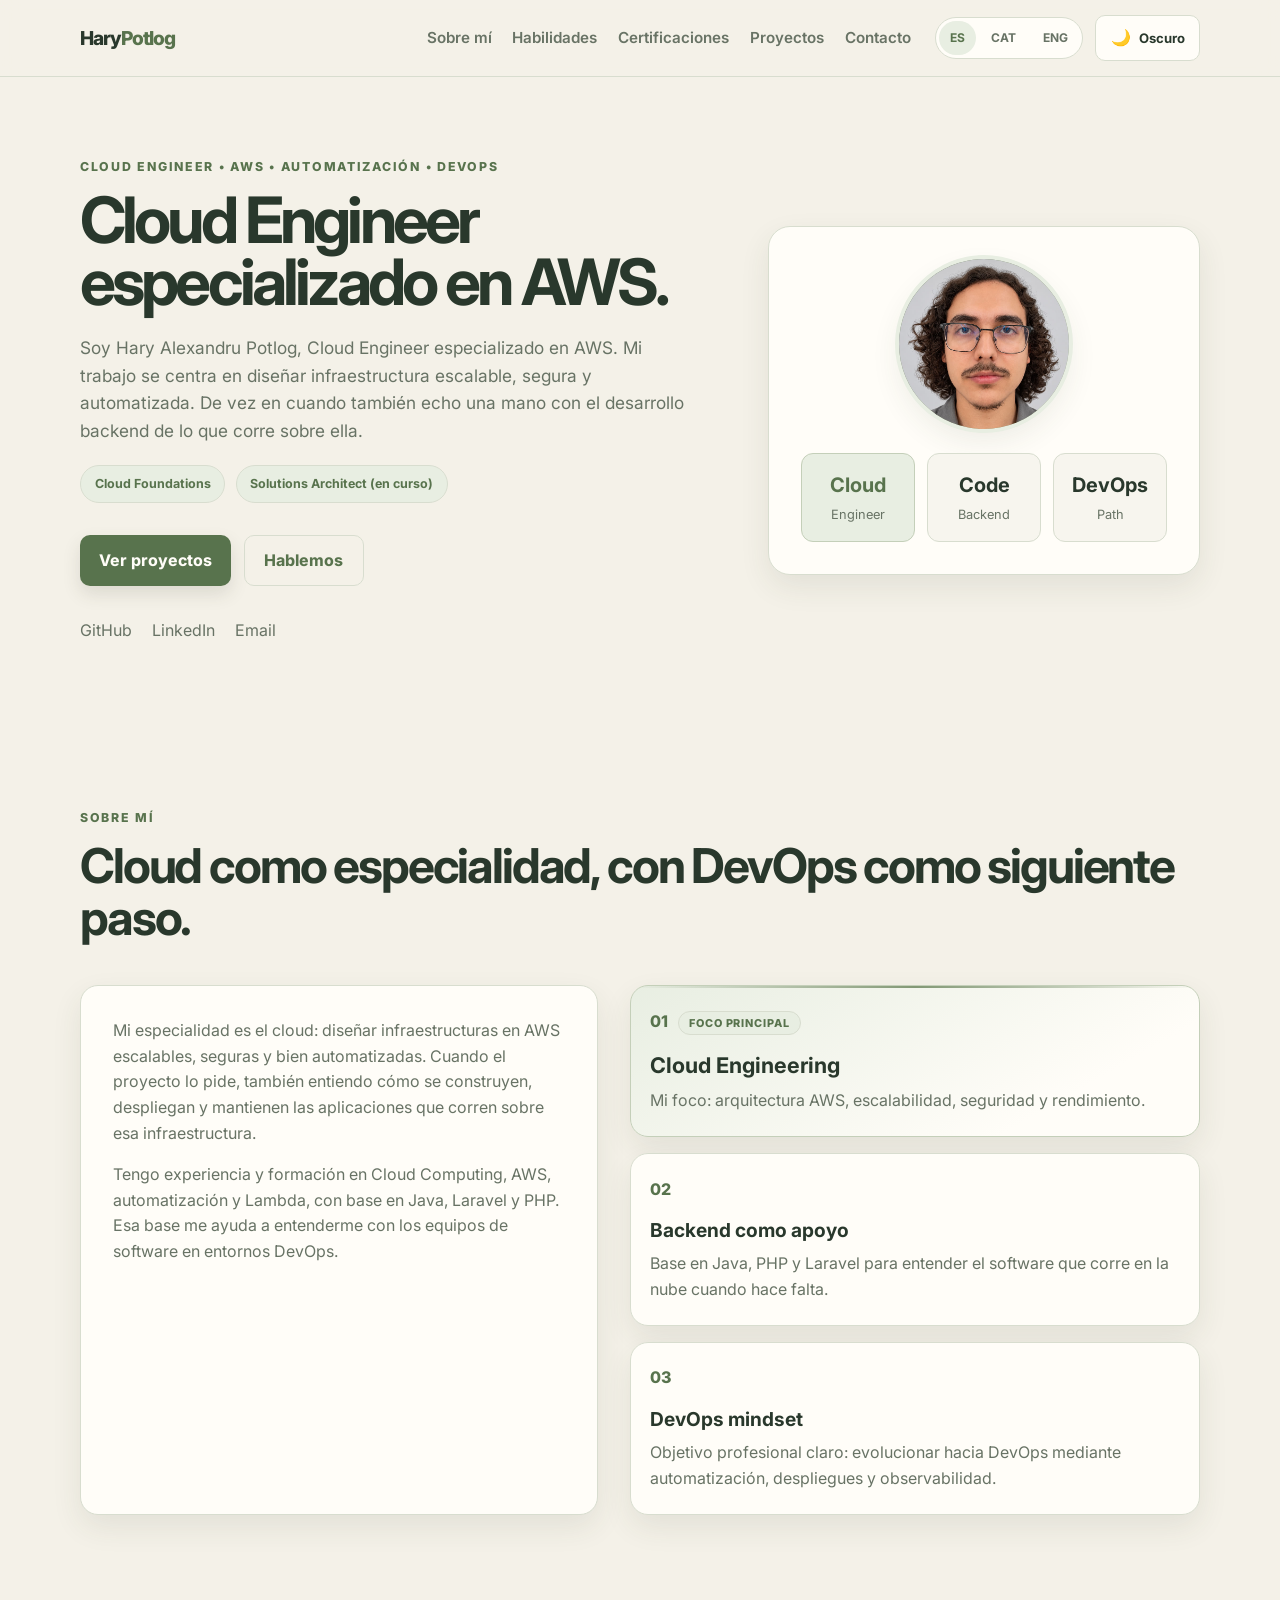
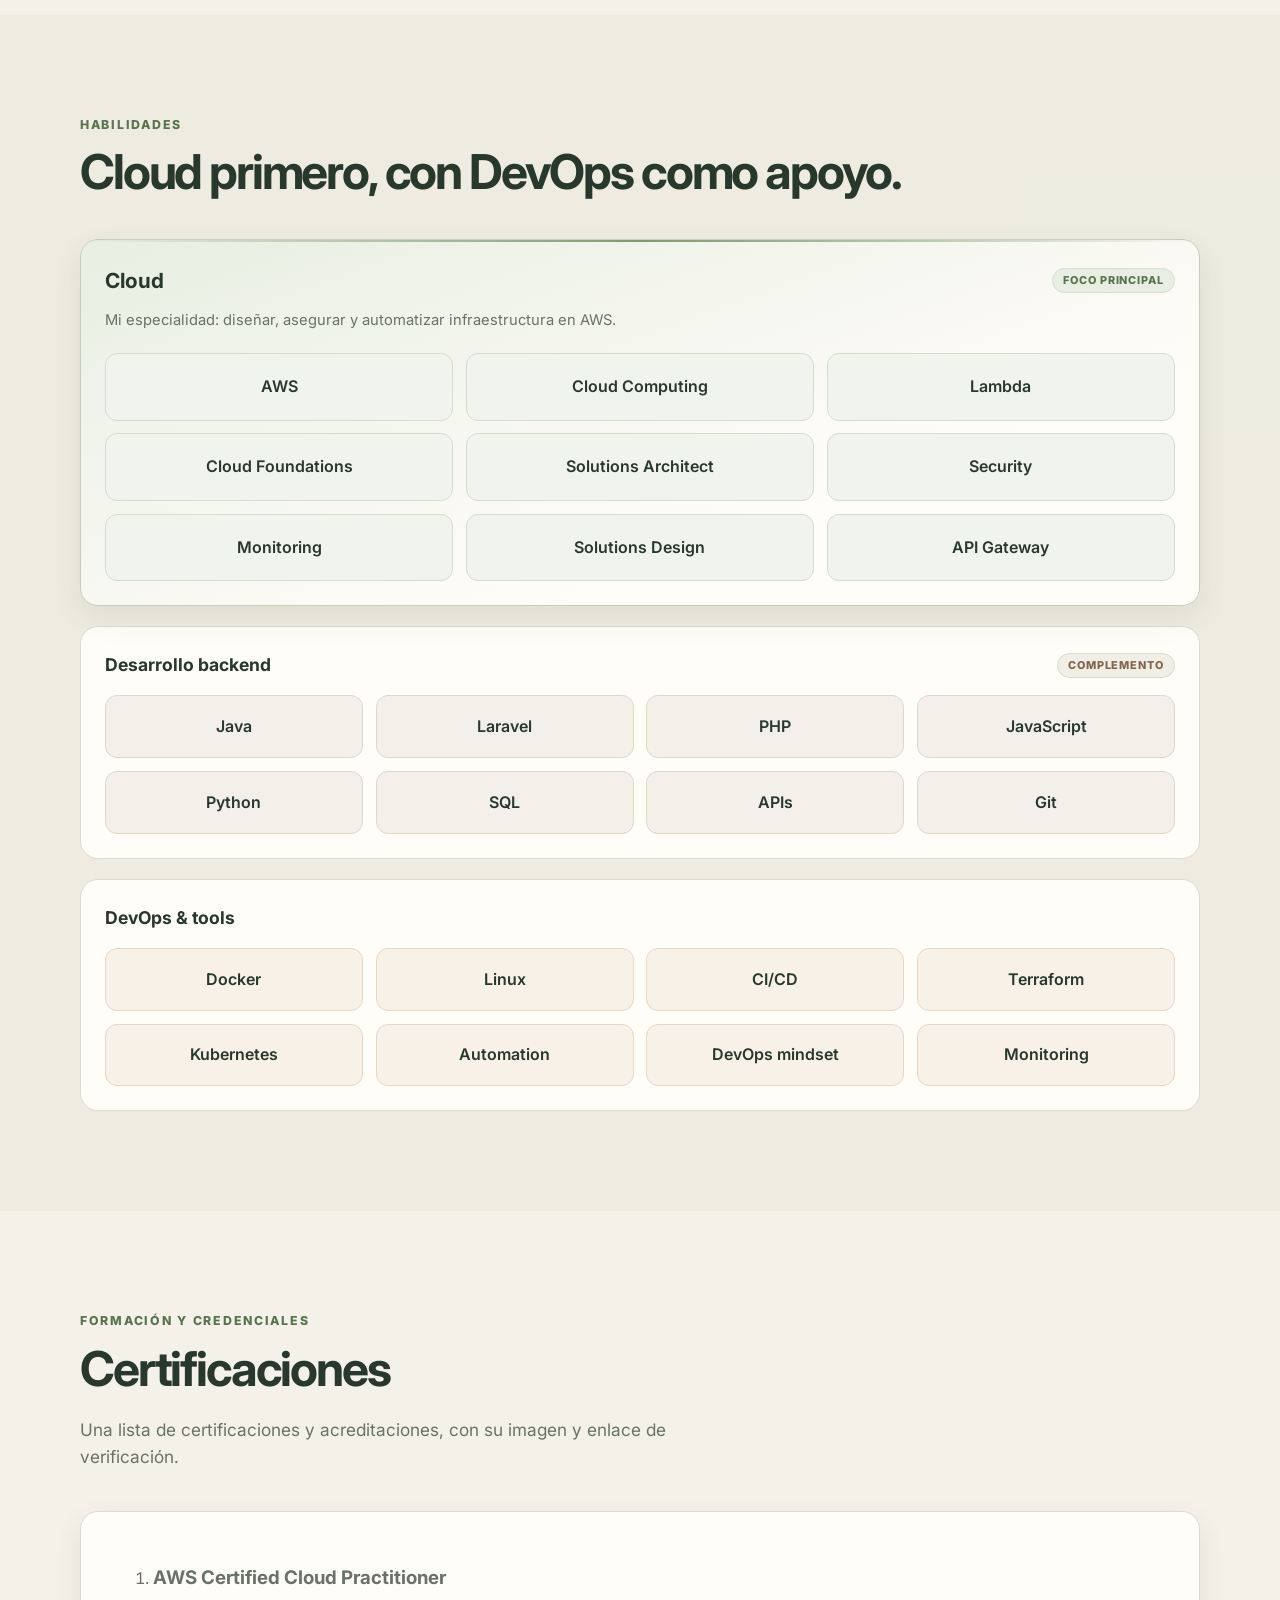
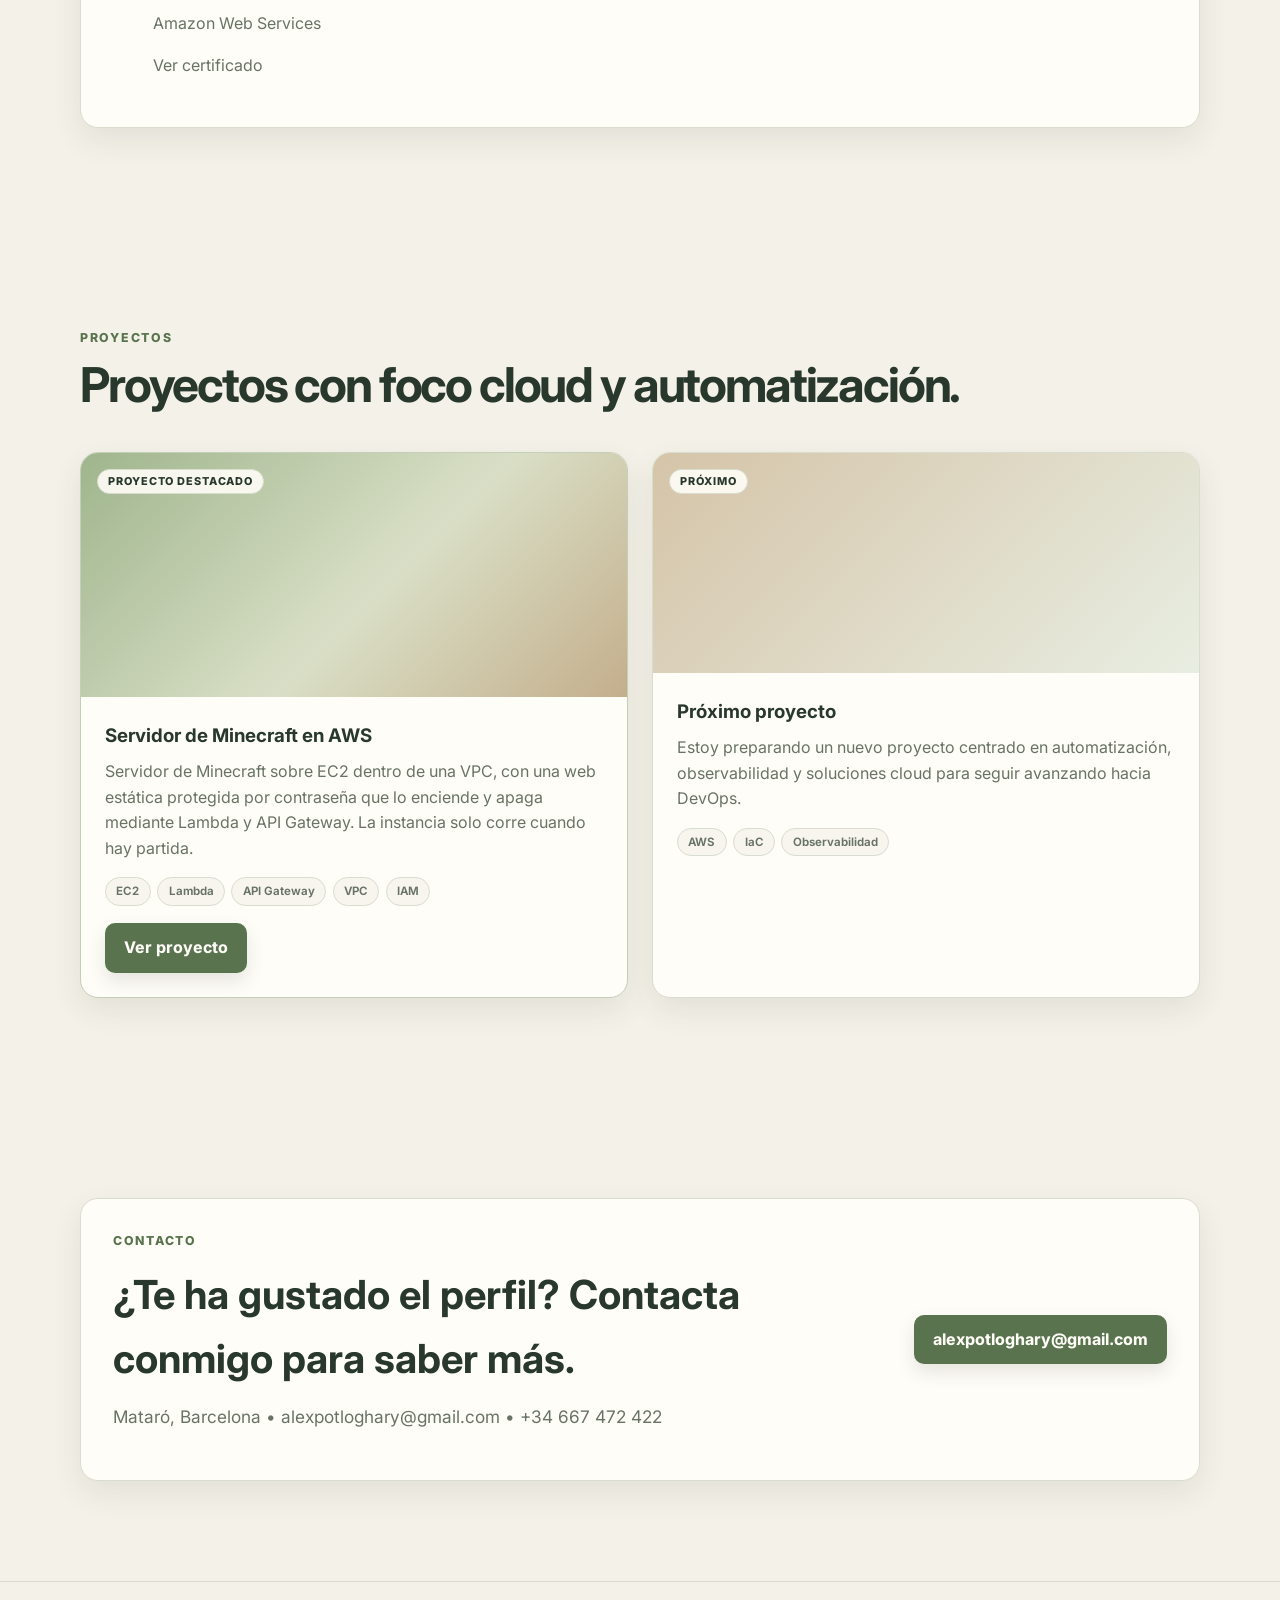
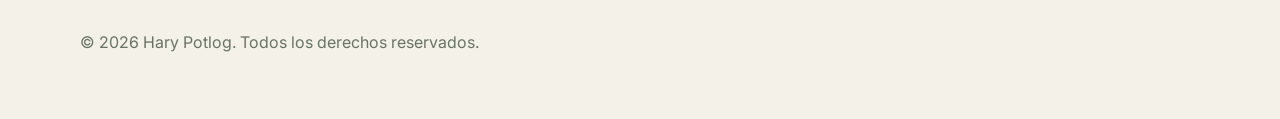
<file: index.html>
<!DOCTYPE html>
<html lang="es">
  <head>
    <meta charset="UTF-8" />
    <meta name="viewport" content="width=device-width, initial-scale=1.0" />
    <title>Hary Potlog | Cloud Engineer</title>
    <meta
      name="description"
      content="Portfolio personal de Hary Alexandru Potlog, Cloud Engineer especializado en AWS, con experiencia en automatización y evolución hacia DevOps."
    />
    <link rel="preconnect" href="https://fonts.googleapis.com" />
    <link rel="preconnect" href="https://fonts.gstatic.com" crossorigin />
    <link
      href="https://fonts.googleapis.com/css2?family=Inter:wght@400;500;600;700;800&display=swap"
      rel="stylesheet"
    />
    <link rel="stylesheet" href="styles.css" />
  </head>
  <body>
    <header class="site-header">
      <nav class="nav container">
        <a href="#inicio" class="brand">Hary<span>Potlog</span></a>
        <div class="nav-right">
          <div class="nav-links">
            <a href="#sobre-mi" data-i18n="nav.about">Sobre mí</a>
            <a href="#habilidades" data-i18n="nav.skills">Habilidades</a>
            <a href="#certificaciones">Certificaciones</a>
            <a href="#proyectos" data-i18n="nav.projects">Proyectos</a>
            <a href="#contacto" data-i18n="nav.contact">Contacto</a>
          </div>
          <div class="nav-actions">
            <div class="lang-switch" aria-label="Selector de idioma">
              <button class="lang-btn" type="button" data-lang="es" aria-label="Español">ES</button>
              <button class="lang-btn is-active" type="button" data-lang="ca" aria-label="Català">CAT</button>
              <button class="lang-btn" type="button" data-lang="en" aria-label="English">ENG</button>
            </div>
            <button class="theme-toggle" type="button" aria-label="Cambiar tema" aria-pressed="false">
              <span class="theme-icon" aria-hidden="true">🌙</span>
              <span class="theme-label">Oscuro</span>
            </button>
            <button class="nav-toggle" aria-label="Abrir menú" type="button">☰</button>
          </div>
        </div>
      </nav>
    </header>

    <main id="inicio">
      <section class="hero">
        <div class="container hero-content">
          <div class="hero-text">
            <p class="eyebrow" data-i18n="hero.eyebrow">Cloud Engineer • AWS • Automatización • DevOps</p>
            <h1 data-i18n="hero.title">Cloud Engineer especializado en AWS.</h1>
            <p class="lead" data-i18n="hero.lead">
              Soy Hary Alexandru Potlog, Cloud Engineer especializado en AWS. Mi trabajo se centra en diseñar infraestructura escalable, segura y automatizada. De vez en cuando también echo un vistazo a la parte de software para conectar mejor la nube con el producto.
            </p>
            <div class="mini-badges">
              <span data-i18n="hero.badge1">Cloud Foundations</span>
              <span data-i18n="hero.badge2">Solutions Architect (en curso)</span>
            </div>
            <div class="hero-actions">
              <a href="#proyectos" class="btn btn-primary" data-i18n="hero.buttonProjects">Ver proyectos</a>
              <a href="#contacto" class="btn btn-secondary" data-i18n="hero.buttonContact">Hablemos</a>
            </div>
            <ul class="socials">
              <li><a href="https://github.com/Alex-Potlog" target="_blank" rel="noreferrer">GitHub</a></li>
              <li><a href="https://www.linkedin.com/in/hary-alexandru-potlog-potlog-26a7382b4" target="_blank" rel="noreferrer">LinkedIn</a></li>
              <li><a href="mailto:alexpotloghary@gmail.com" data-i18n="hero.email">Email</a></li>
            </ul>
          </div>
          <div class="hero-card">
            <div class="avatar">
              <img src="assets/profile.jpg" alt="Retrato de Hary Alexandru Potlog" data-i18n-alt="hero.avatarAlt" />
            </div>
            <div class="card-metrics">
              <div class="is-featured"><strong data-i18n="metric1Title">Cloud</strong><span data-i18n="metric1Text">Engineer</span></div>
              <div><strong data-i18n="metric2Title">Code</strong><span data-i18n="metric2Text">Backend</span></div>
              <div><strong data-i18n="metric3Title">DevOps</strong><span data-i18n="metric3Text">Path</span></div>
            </div>
          </div>
        </div>
      </section>

      <section id="sobre-mi" class="section">
        <div class="container">
          <div class="section-heading">
            <p class="eyebrow" data-i18n="about.eyebrow">Sobre mí</p>
            <h2 data-i18n="about.title">Cloud como especialidad, con DevOps como siguiente paso.</h2>
          </div>
          <div class="about-grid">
            <div class="about-card">
              <p data-i18n="about.p1">Mi especialidad es el cloud: diseñar infraestructuras en AWS escalables, seguras y bien automatizadas. Cuando el proyecto lo pide, también entiendo cómo se construyen, despliegan y mantienen las aplicaciones que corren sobre esa infraestructura.</p>
              <p data-i18n="about.p2">Tengo experiencia y formación en Cloud Computing, AWS, automatización y Lambda, con base en Java, Laravel y PHP. Esa base me ayuda a entenderme con los equipos de software y a conectar mejor la arquitectura con las necesidades del negocio.</p>
            </div>
            <div class="about-list">
              <div class="is-featured"><span class="about-index">01</span><span class="tag" data-i18n="about.card1Tag">Foco principal</span><h3 data-i18n="about.card1Title">Cloud Engineering</h3><p data-i18n="about.card1Text">Mi foco: arquitectura AWS, escalabilidad, seguridad y rendimiento.</p></div>
              <div><span class="about-index">02</span><h3 data-i18n="about.card2Title">Backend como apoyo</h3><p data-i18n="about.card2Text">Base en Java, PHP y Laravel para entender el software que corre en la nube cuando hace falta.</p></div>
              <div><span class="about-index">03</span><h3 data-i18n="about.card3Title">DevOps mindset</h3><p data-i18n="about.card3Text">Objetivo profesional claro: evolucionar hacia DevOps mediante automatización, despliegues y observabilidad.</p></div>
            </div>
          </div>
        </div>
      </section>

      <section id="habilidades" class="section alt">
        <div class="container">
          <div class="section-heading">
            <p class="eyebrow" data-i18n="skills.eyebrow">Habilidades</p>
            <h2 data-i18n="skills.title">Cloud primero, con DevOps como apoyo.</h2>
          </div>
          <div class="skills-groups">
            <div class="skill-group is-featured">
              <div class="skill-group-head"><h3 data-i18n="skills.groupCloud">Cloud</h3><span class="tag" data-i18n="skills.cloudTag">Foco principal</span></div>
              <p class="skill-group-note" data-i18n="skills.cloudNote">Mi especialidad: diseñar, asegurar y automatizar infraestructura en AWS.</p>
              <div class="skills-grid skills-grid--featured">
                <div class="skill cloud"><span>AWS</span></div><div class="skill cloud"><span>Cloud Computing</span></div><div class="skill cloud"><span>Lambda</span></div>
                <div class="skill cloud"><span>Cloud Foundations</span></div><div class="skill cloud"><span>Solutions Architect</span></div><div class="skill cloud"><span>Security</span></div>
                <div class="skill cloud"><span>Monitoring</span></div><div class="skill cloud"><span>Solutions Design</span></div><div class="skill cloud"><span>API Gateway</span></div>
              </div>
            </div>
            <div class="skill-group">
              <div class="skill-group-head"><h3 data-i18n="skills.groupCode">Desarrollo backend</h3><span class="tag tag--alt" data-i18n="skills.codeTag">Complemento</span></div>
              <div class="skills-grid">
                <div class="skill code"><span>Java</span></div><div class="skill code"><span>Laravel</span></div><div class="skill code"><span>PHP</span></div><div class="skill code"><span>JavaScript</span></div>
                <div class="skill code"><span>Python</span></div><div class="skill code"><span>SQL</span></div><div class="skill code"><span>APIs</span></div><div class="skill code"><span>Git</span></div>
              </div>
            </div>
            <div class="skill-group">
              <div class="skill-group-head"><h3 data-i18n="skills.groupTools">DevOps &amp; tools</h3></div>
              <div class="skills-grid">
                <div class="skill tools"><span>Docker</span></div><div class="skill tools"><span>Linux</span></div><div class="skill tools"><span>CI/CD</span></div><div class="skill tools"><span>Terraform</span></div>
                <div class="skill tools"><span>Kubernetes</span></div><div class="skill tools"><span>Automation</span></div><div class="skill tools"><span>DevOps mindset</span></div><div class="skill tools"><span>Monitoring</span></div>
              </div>
            </div>
          </div>
        </div>
      </section>

      <section id="certificaciones" class="section">
        <div class="container">
          <div class="section-heading">
            <p class="eyebrow">Formación y credenciales</p>
            <h2>Certificaciones</h2>
            <p class="lead">Una lista de certificaciones y acreditaciones, con su imagen y enlace de verificación.</p>
          </div>
          <div class="about-card">
            <ol class="certifications-list" aria-label="Lista de certificaciones">
              <li class="certification-item">
                <div>
                  <h3>AWS Certified Cloud Practitioner</h3>
                  <p>Amazon Web Services</p>
                  <a href="./assets/certs/AWS%20Certified%20Cloud%20Practitioner%20certificate.pdf"
                     target="_blank"
                     rel="noreferrer">
                    Ver certificado
                  </a>
                </div>
              </li>
            </ol>
          </div>
        </div>
      </section>

      <section id="proyectos" class="section">
        <div class="container">
          <div class="section-heading">
            <p class="eyebrow" data-i18n="projects.eyebrow">Proyectos</p>
            <h2 data-i18n="projects.title">Proyectos con foco cloud y automatización.</h2>
          </div>
          <div class="projects-grid">
            <article class="project-card is-featured">
              <div class="project-thumb thumb-minecraft"><span class="tag thumb-tag" data-i18n="projects.minecraftTag">Proyecto destacado</span></div>
              <div class="project-body">
                <h3 data-i18n="projects.minecraftTitle">Servidor de Minecraft en AWS</h3>
                <p data-i18n="projects.minecraftText">Servidor de Minecraft sobre EC2 dentro de una VPC, con una web estática protegida por contraseña que lo enciende y apaga mediante Lambda y API Gateway. La instancia sólo se ejecuta cuando es necesaria, optimizando costes y mostrando un enfoque real de Cloud + automatización.</p>
                <div class="project-stack" aria-label="Tecnologías del proyecto"><span>EC2</span><span>Lambda</span><span>API Gateway</span><span>VPC</span><span>IAM</span></div>
                <a href="./encender-minecraft.html" class="btn btn-primary">Ver proyecto</a>
              </div>
            </article>

            <article class="project-card is-upcoming">
              <div class="project-thumb thumb-upcoming"><span class="tag thumb-tag" data-i18n="projects.upcomingTag">Próximo</span></div>
              <div class="project-body">
                <h3 data-i18n="projects.upcomingTitle">Próximo proyecto</h3>
                <p data-i18n="projects.upcomingText">Estoy preparando un nuevo proyecto centrado en automatización, observabilidad y soluciones cloud para seguir avanzando hacia DevOps.</p>
                <div class="project-stack" aria-label="Tecnologías del proyecto"><span>AWS</span><span>IaC</span><span>Observabilidad</span></div>
              </div>
            </article>
          </div>
        </div>
      </section>

      <section id="contacto" class="section contact">
        <div class="container contact-box">
          <div>
            <p class="eyebrow" data-i18n="contact.eyebrow">Contacto</p>
            <h2 data-i18n="contact.title">¿Te ha interesado mi perfil? Contacta conmigo para saber más.</h2>
            <p class="lead" style="margin-top: 0.75rem; color: var(--muted);">Mataró, Barcelona • <a href="mailto:alexpotloghary@gmail.com">alexpotloghary@gmail.com</a> • <a href="tel:+34667472422">+34 667 472 422</a></p>
          </div>
          <a href="mailto:alexpotloghary@gmail.com" class="btn btn-primary" data-i18n="contact.emailButton">alexpotloghary@gmail.com</a>
        </div>
      </section>
    </main>

    <footer class="site-footer">
      <div class="container"><p><span data-i18n="footer.text">©</span> <span id="year"></span> Hary Potlog. <span data-i18n="footer.rights">Todos los derechos reservados.</span></p></div>
    </footer>
    <script src="script.js?v=7"></script>
  </body>
</html>
</file>
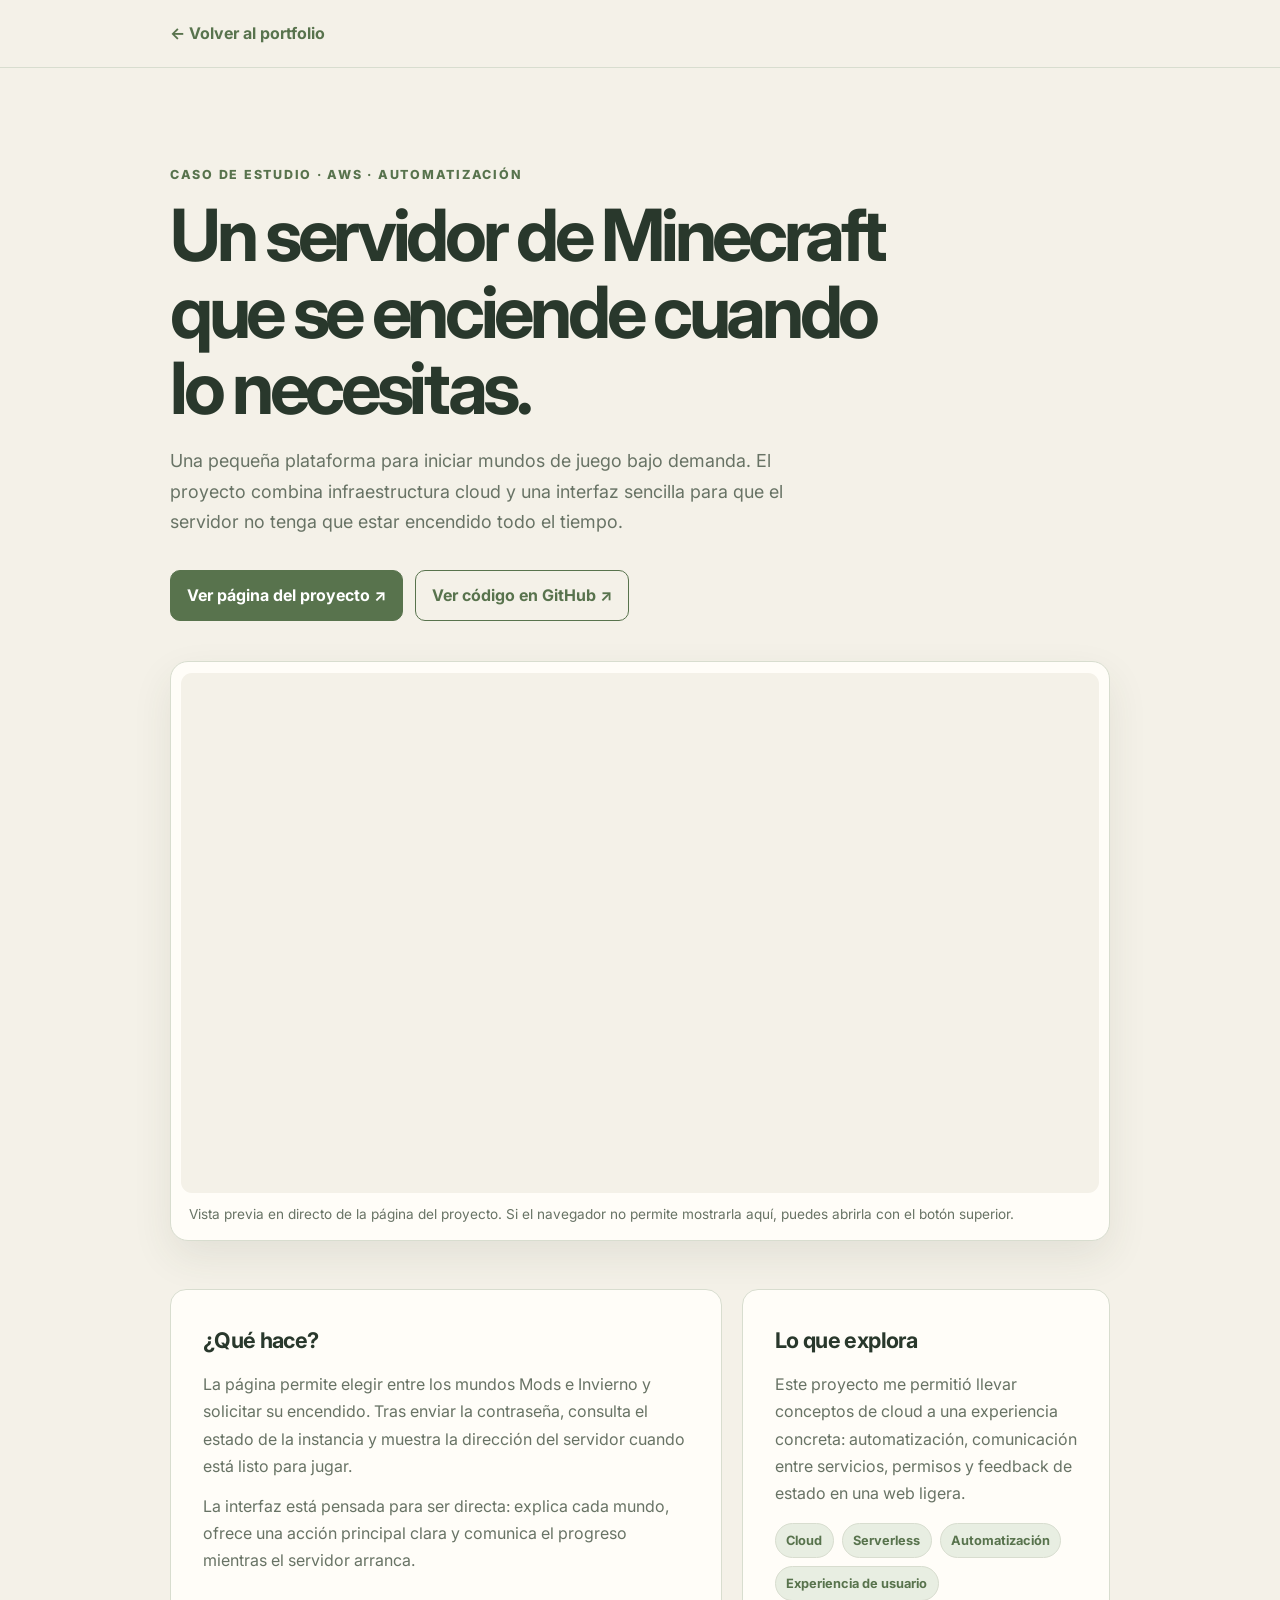
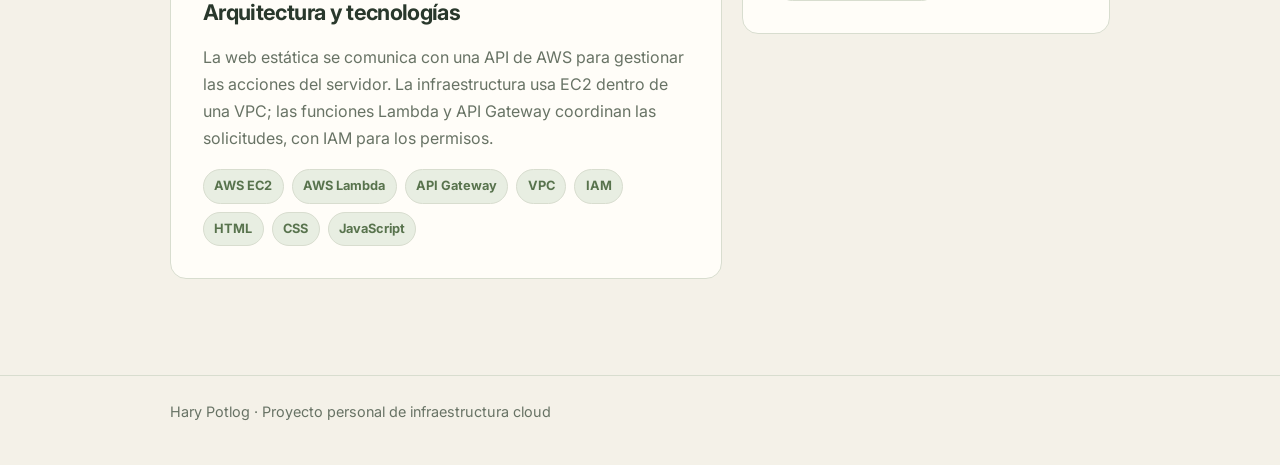
<file: encender-minecraft.html>
<!DOCTYPE html>
<html lang="es">
<head>
  <meta charset="UTF-8">
  <meta name="viewport" content="width=device-width, initial-scale=1.0">
  <meta name="description" content="Detalles del proyecto de encendido de servidores Minecraft en AWS: arquitectura, experiencia y tecnologías utilizadas.">
  <title>Servidor de Minecraft en AWS | Hary Potlog</title>
  <link rel="preconnect" href="https://fonts.googleapis.com">
  <link rel="preconnect" href="https://fonts.gstatic.com" crossorigin>
  <link href="https://fonts.googleapis.com/css2?family=Inter:wght@400;500;600;700;800&display=swap" rel="stylesheet">
  <style>
    :root {
      color-scheme: light;
      --bg: #f4f1e8;
      --surface: #fffdf8;
      --text: #29382c;
      --muted: #687365;
      --green: #58734d;
      --green-soft: #e8eee2;
      --brown: #9a7956;
      --border: #d8ddcf;
      font-family: "Inter", system-ui, sans-serif;
    }
    * { box-sizing: border-box; }
    body { margin: 0; background: var(--bg); color: var(--text); line-height: 1.7; }
    a { color: inherit; }
    .container { width: min(940px, calc(100% - 2rem)); margin: 0 auto; }
    header { padding: 1.25rem 0; border-bottom: 1px solid var(--border); }
    .back { color: var(--green); font-weight: 700; text-decoration: none; }
    .back:hover { text-decoration: underline; }
    main { padding: clamp(3rem, 8vw, 6rem) 0; }
    .eyebrow { margin: 0 0 .75rem; color: var(--green); font-size: .78rem; font-weight: 800; letter-spacing: .14em; text-transform: uppercase; }
    h1 { max-width: 760px; margin: 0; font-size: clamp(2.4rem, 7vw, 4.5rem); letter-spacing: -.06em; line-height: 1.06; }
    .lead { max-width: 680px; margin: 1.25rem 0 2rem; color: var(--muted); font-size: 1.12rem; }
    .actions { display: flex; flex-wrap: wrap; gap: .75rem; margin-bottom: 2.5rem; }
    .button { display: inline-flex; min-height: 46px; align-items: center; justify-content: center; padding: .7rem 1rem; border: 1px solid var(--green); border-radius: 10px; background: var(--green); color: white; font-weight: 700; text-decoration: none; }
    .button.secondary { background: transparent; color: var(--green); }
    .preview { margin: 0 0 3rem; padding: .65rem; border: 1px solid var(--border); border-radius: 18px; background: var(--surface); box-shadow: 0 16px 40px rgba(58, 65, 48, .09); }
    .preview iframe { display: block; width: 100%; height: 520px; border: 0; border-radius: 11px; background: var(--bg); }
    figcaption { padding: .65rem .5rem .2rem; color: var(--muted); font-size: .85rem; }
    .details { display: grid; grid-template-columns: 1.2fr .8fr; gap: 1.25rem; align-items: start; }
    .card { padding: clamp(1.25rem, 4vw, 2rem); border: 1px solid var(--border); border-radius: 16px; background: var(--surface); }
    h2 { margin: 0 0 .8rem; font-size: 1.35rem; letter-spacing: -.03em; }
    .card p { margin: 0; color: var(--muted); }
    .card p + p { margin-top: .8rem; }
    .stack { display: flex; flex-wrap: wrap; gap: .5rem; margin-top: 1rem; }
    .stack span { padding: .35rem .65rem; border: 1px solid var(--border); border-radius: 999px; background: var(--green-soft); color: var(--green); font-size: .8rem; font-weight: 700; }
    .architecture { margin-top: 1.25rem; }
    footer { padding: 1.5rem 0 2.5rem; border-top: 1px solid var(--border); color: var(--muted); font-size: .9rem; }
    @media (max-width: 700px) { .details { grid-template-columns: 1fr; } .preview iframe { height: 460px; } }
    @media (prefers-reduced-motion: reduce) { *, *::before, *::after { scroll-behavior: auto !important; transition-duration: .01ms !important; } }
  </style>
</head>
<body>
  <header>
    <div class="container"><a class="back" href="./#proyectos">← Volver al portfolio</a></div>
  </header>
  <main class="container">
    <p class="eyebrow">Caso de estudio · AWS · Automatización</p>
    <h1>Un servidor de Minecraft que se enciende cuando lo necesitas.</h1>
    <p class="lead">Una pequeña plataforma para iniciar mundos de juego bajo demanda. El proyecto combina infraestructura cloud y una interfaz sencilla para que el servidor no tenga que estar encendido todo el tiempo.</p>
    <div class="actions">
      <a class="button" href="https://alex-potlog.github.io/encender-minecraft/" target="_blank" rel="noreferrer">Ver página del proyecto ↗</a>
      <a class="button secondary" href="https://github.com/Alex-Potlog/encender-minecraft" target="_blank" rel="noreferrer">Ver código en GitHub ↗</a>
    </div>

    <figure class="preview">
      <iframe src="https://alex-potlog.github.io/encender-minecraft/" title="Vista previa de la página para encender los servidores de Minecraft" loading="lazy"></iframe>
      <figcaption>Vista previa en directo de la página del proyecto. Si el navegador no permite mostrarla aquí, puedes abrirla con el botón superior.</figcaption>
    </figure>

    <div class="details">
      <section class="card">
        <h2>¿Qué hace?</h2>
        <p>La página permite elegir entre los mundos Mods e Invierno y solicitar su encendido. Tras enviar la contraseña, consulta el estado de la instancia y muestra la dirección del servidor cuando está listo para jugar.</p>
        <p>La interfaz está pensada para ser directa: explica cada mundo, ofrece una acción principal clara y comunica el progreso mientras el servidor arranca.</p>
        <h2 class="architecture">Arquitectura y tecnologías</h2>
        <p>La web estática se comunica con una API de AWS para gestionar las acciones del servidor. La infraestructura usa EC2 dentro de una VPC; las funciones Lambda y API Gateway coordinan las solicitudes, con IAM para los permisos.</p>
        <div class="stack" aria-label="Tecnologías utilizadas"><span>AWS EC2</span><span>AWS Lambda</span><span>API Gateway</span><span>VPC</span><span>IAM</span><span>HTML</span><span>CSS</span><span>JavaScript</span></div>
      </section>
      <aside class="card">
        <h2>Lo que explora</h2>
        <p>Este proyecto me permitió llevar conceptos de cloud a una experiencia concreta: automatización, comunicación entre servicios, permisos y feedback de estado en una web ligera.</p>
        <div class="stack"><span>Cloud</span><span>Serverless</span><span>Automatización</span><span>Experiencia de usuario</span></div>
      </aside>
    </div>
  </main>
  <footer><div class="container">Hary Potlog · Proyecto personal de infraestructura cloud</div></footer>
</body>
</html>
</file>
<file: styles.css>
:root {
  color-scheme: light;
  --bg: #f4f1e8;
  --bg-soft: #e8eee2;
  --card: #fffdf8;
  --card-strong: #fffdf8;
  --text: #29382c;
  --muted: #687365;
  --primary: #58734d;
  --secondary: #58734d;
  --border: #d8ddcf;
  --shadow: 0 12px 30px rgba(58, 65, 48, .09);
  --shadow-hover: 0 18px 38px rgba(58, 65, 48, .15);
  --header-bg: rgba(244, 241, 232, .88);
  --section-alt: rgba(88, 115, 77, .045);
  --button-secondary-bg: transparent;
  --button-secondary-border: #d8ddcf;
  font-family: Inter, system-ui, -apple-system, BlinkMacSystemFont, "Segoe UI", sans-serif;
}

/* The alternate theme stays within the portfolio's warm, natural palette. */
body.light-theme {
  --bg: #f4f1e8;
  --bg-soft: #e8eee2;
  --card: #fffdf8;
  --card-strong: #fffdf8;
  --text: #29382c;
  --muted: #687365;
  --primary: #58734d;
  --secondary: #58734d;
  --border: #d8ddcf;
  --shadow: 0 12px 30px rgba(58, 65, 48, .09);
  --shadow-hover: 0 18px 38px rgba(58, 65, 48, .15);
  --header-bg: rgba(244, 241, 232, .88);
  --section-alt: rgba(88, 115, 77, .045);
  --button-secondary-bg: transparent;
  --button-secondary-border: #d8ddcf;
}

* { box-sizing: border-box; }
html { scroll-behavior: smooth; }
body {
  margin: 0;
  font-family: Inter, system-ui, -apple-system, BlinkMacSystemFont, "Segoe UI", sans-serif;
  background: var(--bg);
  color: var(--text);
  line-height: 1.6;
  transition: background .2s ease, color .2s ease;
}
img { max-width: 100%; display: block; }
button, input, textarea, select { font: inherit; }
a { color: inherit; text-decoration: none; }
.container { width: min(1120px, calc(100% - 2rem)); margin: 0 auto; }
.section { padding: 100px 0; }
.section.alt { background: var(--section-alt); }
.eyebrow {
  margin: 0 0 .75rem; color: var(--primary); font-weight: 800;
  text-transform: uppercase; letter-spacing: .14em; font-size: .77rem;
}
.section-heading { margin-bottom: 2.5rem; }
.section-heading h2 { font-size: clamp(2rem, 5vw, 3rem); margin: 0; line-height: 1.1; letter-spacing: -.045em; }
.lead { max-width: 620px; color: var(--muted); font-size: 1.08rem; margin-top: 1.25rem; }

.tag {
  display: inline-flex; align-items: center; gap: .3rem; padding: .3rem .65rem;
  border: 1px solid var(--border); border-radius: 999px; background: var(--bg-soft);
  color: var(--primary); font-size: .68rem; font-weight: 800; letter-spacing: .08em;
  text-transform: uppercase; white-space: nowrap; line-height: 1.2;
}
.tag--alt { background: #f1eee5; color: #80654a; }
.site-header { position: sticky; top: 0; z-index: 20; backdrop-filter: blur(10px); background: var(--header-bg); border-bottom: 1px solid var(--border); }
.nav { display: flex; align-items: center; justify-content: space-between; min-height: 76px; position: relative; }
.brand { font-size: 1.2rem; font-weight: 800; letter-spacing: -.05em; }
.brand span { color: var(--primary); }
.nav-right { display: flex; align-items: center; justify-content: flex-end; gap: 1rem; margin-left: auto; }
.nav-actions { display: flex; align-items: center; gap: .75rem; }
.lang-switch { display: inline-flex; align-items: center; gap: .25rem; background: var(--card); border: 1px solid var(--border); border-radius: 999px; padding: .2rem; }
.lang-btn { border: 0; background: transparent; color: var(--muted); font-weight: 700; font-size: .75rem; padding: .45rem .7rem; border-radius: 999px; cursor: pointer; transition: background .2s ease, color .2s ease; }
.lang-btn.is-active { background: var(--bg-soft); color: var(--primary); }
.nav-links { display: flex; gap: 1.3rem; align-items: center; margin-right: .5rem; }
.nav-links a { position: relative; color: var(--muted); transition: color .2s ease; font-size: .95rem; font-weight: 600; }
.nav-links a:hover { color: var(--primary); }
.nav-links a::after { content: ""; position: absolute; left: 0; bottom: -5px; width: 100%; height: 2px; border-radius: 2px; background: var(--primary); transform: scaleX(0); transform-origin: left; transition: transform .25s ease; }
.nav-links a:hover::after, .nav-links a:focus-visible::after { transform: scaleX(1); }
.nav-toggle, .theme-toggle { display: inline-flex; align-items: center; justify-content: center; gap: .5rem; border-radius: 10px; border: 1px solid var(--border); color: var(--text); background: var(--card); cursor: pointer; transition: transform .2s ease, background .2s ease; }
.nav-toggle:hover, .theme-toggle:hover { transform: translateY(-1px); }
.nav-toggle { display: none; font-size: 1.5rem; padding: .35rem .7rem; }
.theme-toggle { padding: .55rem .9rem; font-size: .82rem; font-weight: 700; }
.theme-icon { font-size: 1rem; }

.hero { padding: 5rem 0 4rem; }
.hero-content { display: grid; grid-template-columns: 1.2fr .8fr; gap: 2.5rem; align-items: center; }
.hero-text h1 { margin: 0; font-size: clamp(2.7rem, 5vw, 5rem); line-height: .98; letter-spacing: -.06em; }
.mini-badges { display: flex; flex-wrap: wrap; gap: .65rem; margin-top: 1.25rem; }
.mini-badges span { display: inline-flex; align-items: center; border: 1px solid var(--border); background: var(--bg-soft); color: var(--primary); padding: .5rem .85rem; border-radius: 999px; font-size: .78rem; font-weight: 700; }
.hero-actions { display: flex; flex-wrap: wrap; gap: .8rem; margin-top: 2rem; }
.btn { display: inline-flex; align-items: center; justify-content: center; min-height: 48px; padding: .75rem 1.2rem; border-radius: 10px; font-weight: 750; transition: transform .2s ease, background .2s ease, box-shadow .2s ease; }
.btn:hover { transform: translateY(-2px); }
.btn-primary { background: var(--primary); color: #fffdf8; box-shadow: 0 8px 18px rgba(58, 65, 48, .13); }
.btn-primary:hover { background: #435d3a; box-shadow: var(--shadow-hover); }
.btn-secondary { border: 1px solid var(--button-secondary-border); color: var(--primary); background: var(--button-secondary-bg); }
.btn:focus-visible, button:focus-visible, a:focus-visible { outline: 3px solid #9a7956; outline-offset: 3px; }
.socials { list-style: none; padding: 0; margin: 2rem 0 0; display: flex; flex-wrap: wrap; gap: 1.25rem; color: var(--muted); }
.socials a:hover { color: var(--primary); }
.hero-card { background: var(--card); border: 1px solid var(--border); border-radius: 22px; padding: 2rem; box-shadow: var(--shadow); }
.avatar { width: 170px; height: 170px; border-radius: 50%; margin: 0 auto 1.5rem; overflow: hidden; background: linear-gradient(135deg, #58734d, #a5b88c); box-shadow: 0 0 0 4px var(--bg-soft), var(--shadow); }
.avatar img { width: 100%; height: 100%; object-fit: cover; object-position: center 30%; }
.card-metrics { display: grid; grid-template-columns: repeat(3, 1fr); gap: .75rem; text-align: center; }
.card-metrics div { padding: .9rem .4rem; border-radius: 12px; background: #f7f5ee; border: 1px solid var(--border); }
.card-metrics strong { display: block; font-size: 1.25rem; }
.card-metrics span { color: var(--muted); font-size: .8rem; }
.card-metrics div.is-featured { background: var(--bg-soft); border-color: #c4cfb9; }
.card-metrics div.is-featured strong { color: var(--primary); }

.about-grid { display: grid; grid-template-columns: 1fr 1.1fr; gap: 2rem; }
.about-card, .about-list div, .project-card, .contact-box { background: var(--card); border: 1px solid var(--border); border-radius: 18px; box-shadow: var(--shadow); }
.about-card { padding: 2rem; color: var(--muted); }
.about-card p { margin-top: 0; }
.about-list { display: grid; gap: 1rem; }
.about-list div { padding: 1.4rem 1.2rem; position: relative; overflow: hidden; transition: transform .25s ease, border-color .25s ease, box-shadow .25s ease; }
.about-list div:hover { transform: translateY(-3px); border-color: #aab99d; box-shadow: var(--shadow-hover); }
.about-list .about-index { color: var(--primary); font-weight: 800; }
.about-list .tag { margin-left: .6rem; }
.about-list div.is-featured { background: linear-gradient(150deg, #e8eee2, #fffdf8 76%); border-color: #c4cfb9; }
.about-list div.is-featured::before { content: ""; position: absolute; inset: 0 0 auto; height: 2px; background: linear-gradient(90deg, transparent, #829875, transparent); }
.about-list div.is-featured h3 { font-size: 1.35rem; }
.about-list h3 { margin: .8rem 0 .35rem; font-size: 1.2rem; }
.about-list p { margin: 0; color: var(--muted); }

.skills-groups { display: grid; gap: 1.25rem; }
.skill-group { background: var(--card); border: 1px solid var(--border); border-radius: 18px; padding: 1.5rem; }
.skill-group-head { display: flex; flex-wrap: wrap; align-items: center; justify-content: space-between; gap: .5rem 1rem; margin-bottom: 1rem; }
.skill-group h3 { margin: 0; font-size: 1.1rem; }
.skill-group-note { margin: -.25rem 0 1.25rem; color: var(--muted); font-size: .92rem; }
.skill-group.is-featured { position: relative; overflow: hidden; box-shadow: var(--shadow); border-color: #c4cfb9; background: linear-gradient(160deg, #e8eee2, #fffdf8 70%); }
.skill-group.is-featured::before { content: ""; position: absolute; inset: 0 0 auto; height: 2px; background: linear-gradient(90deg, transparent, #829875, transparent); }
.skill-group.is-featured h3 { font-size: 1.3rem; }
.skills-grid { display: grid; grid-template-columns: repeat(4, minmax(140px, 1fr)); gap: .8rem; }
.skills-grid--featured { grid-template-columns: repeat(3, minmax(0, 1fr)); }
.skills-grid--featured .skill { padding: 1.25rem .8rem; font-size: 1rem; }
.skill { padding: 1.1rem .8rem; text-align: center; border: 1px solid var(--border); border-radius: 12px; background: #fffdf8; color: var(--text); font-weight: 600; transition: transform .2s ease, border-color .2s ease, box-shadow .2s ease; }
.skill:hover { transform: translateY(-2px); border-color: #aab99d; box-shadow: var(--shadow); }
.skill.cloud { background: #f1f4ec; border-color: #d3ddc9; }
.skill.code { background: #f3f0e9; border-color: #e0d7c7; }
.skill.tools { background: #f7f1e8; border-color: #e7d8c3; }

.projects-grid { display: grid; grid-template-columns: repeat(2, minmax(240px, 1fr)); gap: 1.5rem; }
.project-card { overflow: hidden; transition: transform .3s ease, border-color .3s ease, box-shadow .3s ease; }
.project-card.is-featured { border-color: #c4cfb9; }
.project-card:hover { transform: translateY(-5px); border-color: #aab99d; box-shadow: var(--shadow-hover); }
.project-card.is-featured .project-thumb { height: 244px; }
.project-thumb { height: 220px; background-size: cover; background-position: center; position: relative; transition: transform .45s ease; }
.project-card:hover .project-thumb { transform: scale(1.025); }
.thumb-tag { position: absolute; top: 1rem; left: 1rem; background: rgba(255,253,248,.9); color: var(--text); border-color: var(--border); backdrop-filter: blur(6px); }
.thumb-one { background: linear-gradient(135deg, #b3c5a5, #e4d7bc); }
.thumb-two { background: linear-gradient(135deg, #c9ab88, #e3c9b5); }
.thumb-three { background: linear-gradient(135deg, #a9bd9a, #d6dbc0); }
.thumb-minecraft { background: linear-gradient(135deg, #9fb58d, #d9dfc6 55%, #c4ae8c); }
.thumb-upcoming { background: linear-gradient(135deg, #d5c4a8, #e8eee2); }
.project-body { padding: 1.5rem; }
.project-body h3 { margin: 0 0 .5rem; }
.project-body p { margin: 0 0 1rem; color: var(--muted); }
.project-body a:not(.btn) { color: var(--primary); font-weight: 700; }
.project-stack { display: flex; flex-wrap: wrap; gap: .4rem; margin-bottom: 1.1rem; }
.project-stack span { padding: .25rem .65rem; border-radius: 999px; font-size: .72rem; font-weight: 650; color: var(--muted); background: #f7f5ee; border: 1px solid var(--border); }
.project-body .btn-project { min-height: 46px; gap: .65rem; padding: .7rem 1.1rem; border-radius: 11px; background: var(--primary); color: #fffdf8; box-shadow: 0 7px 16px rgba(58, 65, 48, .15); }
.project-body .btn-project::after { content: "↗"; display: inline-block; font-size: 1.05rem; transition: transform .2s ease; }
.project-body .btn-project:hover { background: #435d3a; box-shadow: 0 11px 22px rgba(58, 65, 48, .2); }
.project-body .btn-project:hover::after { transform: translate(2px, -2px); }

.contact-box { padding: 2rem; display: flex; align-items: center; justify-content: space-between; gap: 1rem; }
.contact-box h2 { margin: 0; font-size: clamp(1.7rem, 4vw, 2.5rem); }
.site-footer { padding: 2rem 0 3rem; color: var(--muted); border-top: 1px solid var(--border); }

@media (max-width: 900px) {
  .hero-content, .about-grid, .projects-grid { grid-template-columns: 1fr; }
  .skills-grid, .skills-grid--featured { grid-template-columns: repeat(2, minmax(140px, 1fr)); }
  .project-card.is-featured .project-thumb { height: 220px; }
}
@media (max-width: 700px) {
  .nav { flex-wrap: wrap; row-gap: .75rem; padding: .5rem 0; }
  .nav-right { width: 100%; justify-content: space-between; }
  .nav-links { position: absolute; left: 1rem; right: 1rem; top: 76px; display: none; flex-direction: column; padding: 1rem; border: 1px solid var(--border); border-radius: 16px; background: var(--card); box-shadow: var(--shadow); }
  .nav-links.open { display: flex; }
  .nav-toggle { display: inline-flex; }
  .nav-actions { margin-left: auto; margin-right: 0; }
  .theme-toggle { padding: .5rem .7rem; font-size: .72rem; }
  .theme-label { display: none; }
  .contact-box { flex-direction: column; align-items: flex-start; }
  .hero { padding-top: 3.5rem; }
  .section { padding: 72px 0; }
}
@media (max-width: 480px) {
  .skills-grid, .skills-grid--featured { grid-template-columns: repeat(2, minmax(0, 1fr)); }
  .hero-card { padding: 1.4rem; }
  .card-metrics { gap: .45rem; }
  .card-metrics div { padding: .75rem .25rem; }
  .project-body { padding: 1.2rem; }
}

@keyframes fade-up { from { opacity: 0; transform: translateY(20px); } to { opacity: 1; transform: none; } }
@keyframes fade-down { from { opacity: 0; transform: translateY(-10px); } to { opacity: 1; transform: none; } }
.site-header { animation: fade-down .5s ease both; }
.hero-text > * { animation: fade-up .6s cubic-bezier(.2,.7,.2,1) both; }
.hero-text > :nth-child(1) { animation-delay: .05s; }
.hero-text > :nth-child(2) { animation-delay: .12s; }
.hero-text > :nth-child(3) { animation-delay: .19s; }
.hero-text > :nth-child(4) { animation-delay: .26s; }
.hero-text > :nth-child(5) { animation-delay: .33s; }
.hero-text > :nth-child(6) { animation-delay: .4s; }
.hero-card { animation: fade-up .7s ease .2s both; }
.reveal { opacity: 0; }
.reveal.is-visible { animation: fade-up .65s cubic-bezier(.2,.7,.2,1) var(--reveal-delay, 0ms) both; }
@media (prefers-reduced-motion: reduce) {
  html { scroll-behavior: auto; }
  *, *::before, *::after { animation-duration: .01ms !important; animation-iteration-count: 1 !important; transition-duration: .01ms !important; transition-delay: 0ms !important; }
  .reveal { opacity: 1; transform: none; }
}
</file>
